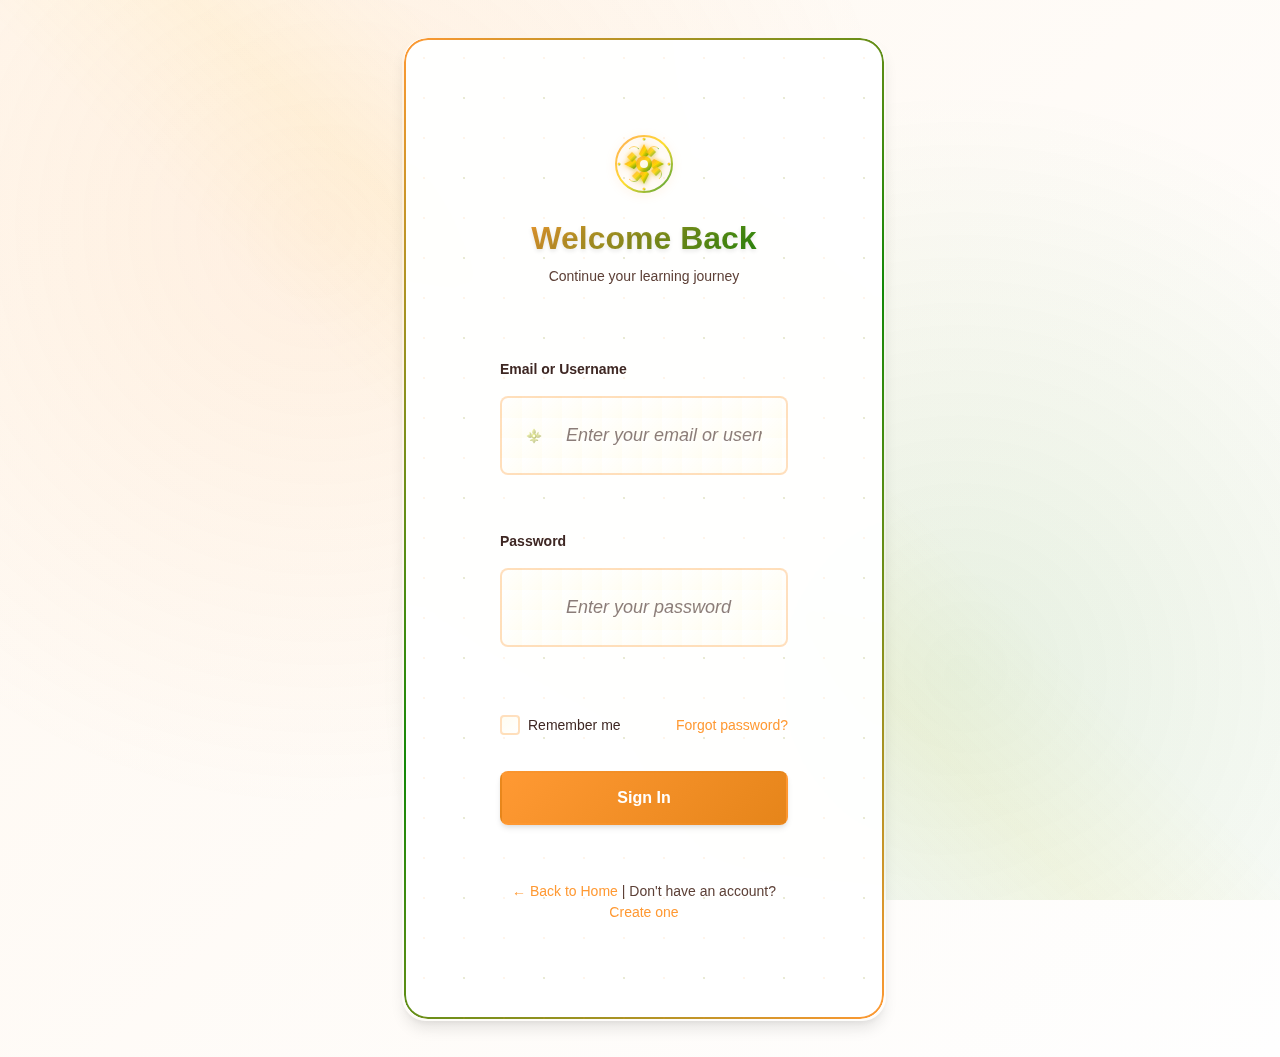
<file: signin.html>
<!DOCTYPE html>
<html lang="en">
<head>
    <meta charset="UTF-8">
    <meta name="viewport" content="width=device-width, initial-scale=1.0, minimum-scale=1.0, maximum-scale=5.0, user-scalable=yes">
    <meta name="description" content="Login to Brahmastra - AI-powered personalized learning platform inspired by Mahabharata wisdom">
    <meta name="keywords" content="login, authentication, learning, Mahabharata, Brahmastra">
    <meta name="author" content="Brahmastra Platform">
    
    <!-- Accessibility and SEO -->
    <meta name="robots" content="noindex, nofollow">
    <meta name="theme-color" content="#FF9933">
    
    <title>Login - Brahmastra Learning Platform</title>
    
    <!-- Stylesheets -->
    <link rel="stylesheet" href="css/styles.css">
    <link rel="stylesheet" href="css/theme.css">
    
    <!-- Preload critical resources -->
    <link rel="preload" href="assets/fonts/" as="font" type="font/woff2" crossorigin>
</head>
<body>
    <main class="auth-container" role="main">
        <div class="auth-card">
            <!-- Logo and Header -->
            <header class="auth-header">
                <img src="assets/images/brahmastra-logo.svg" alt="Brahmastra Platform Logo" class="logo">
                <h1 class="auth-title">Welcome Back</h1>
                <p class="auth-subtitle">Continue your learning journey</p>
            </header>

            <!-- Login Form -->
            <form class="auth-form" id="loginForm" novalidate>
                <div class="form-group">
                    <label for="email" class="form-label">Email or Username</label>
                    <div class="input-wrapper">
                        <img src="assets/images/lotus-icon.svg" alt="" class="input-icon" aria-hidden="true">
                        <input 
                            type="email" 
                            id="email" 
                            name="email" 
                            class="form-input" 
                            required 
                            autocomplete="email"
                            aria-describedby="email-error"
                            placeholder="Enter your email or username"
                        >
                    </div>
                    <div id="email-error" class="error-message" role="alert" aria-live="polite"></div>
                </div>

                <div class="form-group">
                    <label for="password" class="form-label">Password</label>
                    <div class="input-wrapper">
                        <input 
                            type="password" 
                            id="password" 
                            name="password" 
                            class="form-input" 
                            required 
                            autocomplete="current-password"
                            aria-describedby="password-error"
                            placeholder="Enter your password"
                        >
                        <button type="button" class="password-toggle" aria-label="Show password">
                            <span class="sr-only">Show password</span>
                        </button>
                    </div>
                    <div id="password-error" class="error-message" role="alert" aria-live="polite"></div>
                </div>

                <div class="form-options">
                    <div class="checkbox-group">
                        <input type="checkbox" id="rememberMe" name="rememberMe" class="form-checkbox">
                        <label for="rememberMe" class="checkbox-label">Remember me</label>
                    </div>
                    <a href="#" class="forgot-password-link">Forgot password?</a>
                </div>

                <button type="submit" class="auth-button primary">
                    <span class="button-text">Sign In</span>
                </button>

                <div class="auth-footer">
                    <p class="auth-switch">
                        <a href="index.html" class="auth-link">← Back to Home</a> | 
                        Don't have an account? 
                        <a href="signup.html" class="auth-link">Create one</a>
                    </p>
                </div>
            </form>
        </div>
    </main>

    <!-- Screen reader only content -->
    <div class="sr-only">
        <h2>Login Form</h2>
        <p>Please enter your credentials to access your Brahmastra learning account.</p>
    </div>
</body>
</html>
</file>
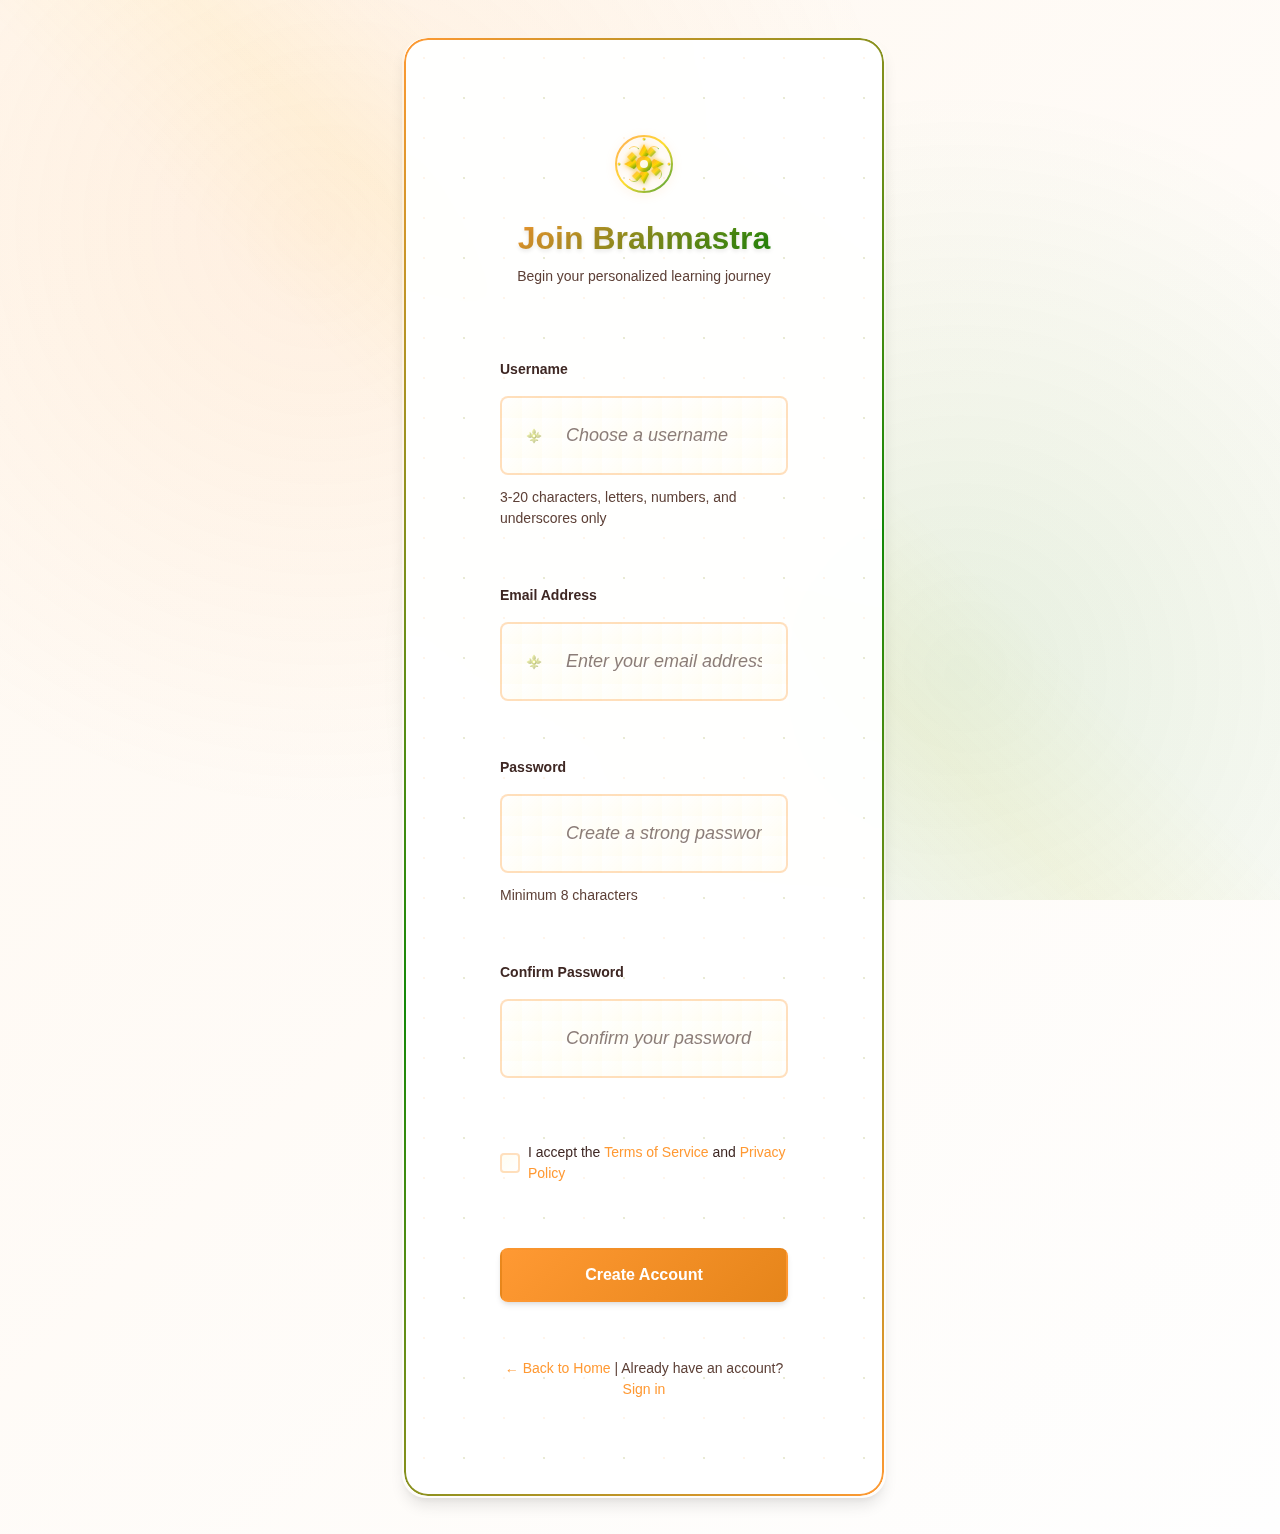
<file: signup.html>
<!DOCTYPE html>
<html lang="en">
<head>
    <meta charset="UTF-8">
    <meta name="viewport" content="width=device-width, initial-scale=1.0, minimum-scale=1.0, maximum-scale=5.0, user-scalable=yes">
    <meta name="description" content="Create your Brahmastra account - Join the AI-powered personalized learning platform inspired by Mahabharata wisdom">
    <meta name="keywords" content="signup, registration, account, learning, Mahabharata, Brahmastra">
    <meta name="author" content="Brahmastra Platform">
    
    <!-- Accessibility and SEO -->
    <meta name="robots" content="noindex, nofollow">
    <meta name="theme-color" content="#FF9933">
    
    <title>Sign Up - Brahmastra Learning Platform</title>
    
    <!-- Stylesheets -->
    <link rel="stylesheet" href="css/styles.css">
    <link rel="stylesheet" href="css/theme.css">
    
    <!-- Preload critical resources -->
    <link rel="preload" href="assets/fonts/" as="font" type="font/woff2" crossorigin>
</head>
<body>
    <main class="auth-container" role="main">
        <div class="auth-card">
            <!-- Logo and Header -->
            <header class="auth-header">
                <img src="assets/images/brahmastra-logo.svg" alt="Brahmastra Platform Logo" class="logo">
                <h1 class="auth-title">Join Brahmastra</h1>
                <p class="auth-subtitle">Begin your personalized learning journey</p>
            </header>

            <!-- Signup Form -->
            <form class="auth-form" id="signupForm" novalidate>
                <div class="form-group">
                    <label for="username" class="form-label">Username</label>
                    <div class="input-wrapper">
                        <img src="assets/images/lotus-icon.svg" alt="" class="input-icon" aria-hidden="true">
                        <input 
                            type="text" 
                            id="username" 
                            name="username" 
                            class="form-input" 
                            required 
                            autocomplete="username"
                            aria-describedby="username-error username-help"
                            placeholder="Choose a username"
                            minlength="3"
                            maxlength="20"
                            pattern="[a-zA-Z0-9_]+"
                        >
                    </div>
                    <div id="username-help" class="form-help">3-20 characters, letters, numbers, and underscores only</div>
                    <div id="username-error" class="error-message" role="alert" aria-live="polite"></div>
                </div>

                <div class="form-group">
                    <label for="email" class="form-label">Email Address</label>
                    <div class="input-wrapper">
                        <img src="assets/images/lotus-icon.svg" alt="" class="input-icon" aria-hidden="true">
                        <input 
                            type="email" 
                            id="email" 
                            name="email" 
                            class="form-input" 
                            required 
                            autocomplete="email"
                            aria-describedby="email-error"
                            placeholder="Enter your email address"
                        >
                    </div>
                    <div id="email-error" class="error-message" role="alert" aria-live="polite"></div>
                </div>

                <div class="form-group">
                    <label for="password" class="form-label">Password</label>
                    <div class="input-wrapper">
                        <input 
                            type="password" 
                            id="password" 
                            name="password" 
                            class="form-input" 
                            required 
                            autocomplete="new-password"
                            aria-describedby="password-error password-help"
                            placeholder="Create a strong password"
                            minlength="8"
                        >
                        <button type="button" class="password-toggle" aria-label="Show password">
                            <span class="sr-only">Show password</span>
                        </button>
                    </div>
                    <div id="password-help" class="form-help">Minimum 8 characters</div>
                    <div id="password-error" class="error-message" role="alert" aria-live="polite"></div>
                </div>

                <div class="form-group">
                    <label for="confirmPassword" class="form-label">Confirm Password</label>
                    <div class="input-wrapper">
                        <input 
                            type="password" 
                            id="confirmPassword" 
                            name="confirmPassword" 
                            class="form-input" 
                            required 
                            autocomplete="new-password"
                            aria-describedby="confirmPassword-error"
                            placeholder="Confirm your password"
                        >
                        <button type="button" class="password-toggle" aria-label="Show password">
                            <span class="sr-only">Show password</span>
                        </button>
                    </div>
                    <div id="confirmPassword-error" class="error-message" role="alert" aria-live="polite"></div>
                </div>

                <div class="form-group">
                    <div class="checkbox-group">
                        <input type="checkbox" id="acceptTerms" name="acceptTerms" class="form-checkbox" required>
                        <label for="acceptTerms" class="checkbox-label">
                            I accept the <a href="#" class="terms-link">Terms of Service</a> and 
                            <a href="#" class="terms-link">Privacy Policy</a>
                        </label>
                    </div>
                    <div id="acceptTerms-error" class="error-message" role="alert" aria-live="polite"></div>
                </div>

                <button type="submit" class="auth-button primary">
                    <span class="button-text">Create Account</span>
                </button>

                <div class="auth-footer">
                    <p class="auth-switch">
                        <a href="index.html" class="auth-link">← Back to Home</a> | 
                        Already have an account? 
                        <a href="signin.html" class="auth-link">Sign in</a>
                    </p>
                </div>
            </form>
        </div>
    </main>

    <!-- Screen reader only content -->
    <div class="sr-only">
        <h2>Registration Form</h2>
        <p>Please fill out the form below to create your Brahmastra learning account.</p>
    </div>
</body>
</html>
</file>
<file: css/theme.css>
/* Mahabharata Theme Styles - Brahmastra Authentication System */

/* Mahabharata Color Palette - Traditional Indian Colors */
:root {
    /* Primary Colors - Inspired by Traditional Indian Art */
    --saffron: #FF9933;           /* Knowledge and sacrifice */
    --saffron-light: #FFB366;
    --saffron-dark: #E6851A;
    --saffron-muted: rgba(255, 153, 51, 0.8);
    
    --white: #FFFFFF;             /* Purity and peace */
    --off-white: #FEFEFE;
    --cream: #FFF8F0;
    --ivory: #FFFFF0;
    
    --green: #138808;             /* Prosperity and growth */
    --green-light: #4CAF50;
    --green-dark: #0F6B06;
    --green-muted: rgba(19, 136, 8, 0.8);
    
    --brown: #3E2723;             /* Earth and stability */
    --brown-light: #5D4037;
    --brown-dark: #2E1A16;
    --brown-medium: #4A2C2A;
    
    /* Semantic Colors */
    --sindoor-red: #D32F2F;       /* Warning and alertness */
    --sindoor-light: #F44336;
    --forest-green: #388E3C;      /* Achievement and success */
    --golden-yellow: #FFD700;     /* Divine light and wisdom */
    --lotus-pink: #F8BBD9;        /* Purity and enlightenment */
    
    /* Extended Spacing Scale */
    --spacing-xs: 0.25rem;        /* 4px */
    --spacing-sm: 0.5rem;         /* 8px */
    --spacing-md: 1rem;           /* 16px */
    --spacing-lg: 1.5rem;         /* 24px */
    --spacing-xl: 2rem;           /* 32px */
    --spacing-2xl: 3rem;          /* 48px */
    --spacing-3xl: 4rem;          /* 64px */
    --spacing-4xl: 6rem;          /* 96px */
    
    /* Typography Scale - Traditional Indian Proportions */
    --font-size-xs: 0.75rem;      /* 12px */
    --font-size-sm: 0.875rem;     /* 14px */
    --font-size-base: 1rem;       /* 16px */
    --font-size-lg: 1.125rem;     /* 18px */
    --font-size-xl: 1.25rem;      /* 20px */
    --font-size-2xl: 1.5rem;      /* 24px */
    --font-size-3xl: 2rem;        /* 32px */
    --font-size-4xl: 2.5rem;      /* 40px */
    --font-size-5xl: 3rem;        /* 48px */
    
    /* Font Weights */
    --font-weight-light: 300;
    --font-weight-normal: 400;
    --font-weight-medium: 500;
    --font-weight-semibold: 600;
    --font-weight-bold: 700;
    --font-weight-extrabold: 800;
    
    /* Line Heights */
    --line-height-tight: 1.25;
    --line-height-snug: 1.375;
    --line-height-normal: 1.5;
    --line-height-relaxed: 1.625;
    --line-height-loose: 2;
    
    /* Theme Color Assignments */
    --accent-primary: var(--saffron);
    --accent-hover: var(--saffron-dark);
    --accent-light: var(--saffron-light);
    
    /* Background Colors */
    --bg-primary: linear-gradient(135deg, var(--cream) 0%, var(--off-white) 100%);
    --card-bg: rgba(255, 255, 255, 0.95);
    --input-bg: var(--white);
    --input-bg-focus: var(--cream);
    
    /* Text Colors */
    --text-primary: var(--brown);
    --text-secondary: var(--brown-light);
    --text-placeholder: rgba(62, 39, 35, 0.6);
    --text-error: var(--sindoor-red);
    
    /* Border Colors */
    --border-primary: rgba(255, 153, 51, 0.3);
    --border-accent: var(--saffron);
    --border-focus: var(--saffron);
    --border-error: var(--sindoor-red);
    
    /* Button Colors */
    --button-primary-bg: linear-gradient(135deg, var(--saffron) 0%, var(--saffron-dark) 100%);
    --button-primary-hover: linear-gradient(135deg, var(--saffron-light) 0%, var(--saffron) 100%);
    --button-primary-text: var(--white);
    
    /* Focus Ring */
    --focus-ring: rgba(255, 153, 51, 0.3);
}

/* Background Pattern */
body {
    background: var(--bg-primary);
    position: relative;
}

body::before {
    content: '';
    position: fixed;
    top: 0;
    left: 0;
    width: 100%;
    height: 100%;
    background-image: 
        radial-gradient(circle at 25% 25%, rgba(255, 153, 51, 0.1) 0%, transparent 50%),
        radial-gradient(circle at 75% 75%, rgba(19, 136, 8, 0.1) 0%, transparent 50%),
        linear-gradient(45deg, transparent 40%, rgba(255, 215, 0, 0.05) 50%, transparent 60%);
    pointer-events: none;
    z-index: -1;
}

/* Authentication Card Enhancements */
.auth-card {
    position: relative;
    background: var(--card-bg);
    backdrop-filter: blur(20px);
    border: 2px solid transparent;
    background-clip: padding-box;
}

.auth-card::before {
    content: '';
    position: absolute;
    top: 0;
    left: 0;
    right: 0;
    bottom: 0;
    border-radius: inherit;
    padding: 2px;
    background: linear-gradient(135deg, var(--saffron), var(--green), var(--saffron));
    mask: linear-gradient(#fff 0 0) content-box, linear-gradient(#fff 0 0);
    mask-composite: exclude;
    -webkit-mask-composite: xor;
    z-index: -1;
}

/* Traditional Pattern Overlay */
.auth-card::after {
    content: '';
    position: absolute;
    top: 0;
    left: 0;
    right: 0;
    bottom: 0;
    background-image: 
        radial-gradient(circle at 20px 20px, rgba(255, 153, 51, 0.1) 1px, transparent 1px),
        radial-gradient(circle at 60px 60px, rgba(19, 136, 8, 0.1) 1px, transparent 1px);
    background-size: 40px 40px, 80px 80px;
    border-radius: inherit;
    pointer-events: none;
    z-index: 0;
}

/* Ensure content is above the pattern */
.auth-header,
.auth-form,
.auth-footer {
    position: relative;
    z-index: 1;
}

/* Logo Styling */
.logo {
    filter: drop-shadow(0 2px 4px rgba(255, 153, 51, 0.3));
    transition: transform var(--transition-normal);
}

.logo:hover {
    transform: scale(1.05);
}

/* Typography Enhancements */
.auth-title {
    background: linear-gradient(135deg, var(--saffron), var(--green));
    -webkit-background-clip: text;
    -webkit-text-fill-color: transparent;
    background-clip: text;
    text-shadow: 0 2px 4px rgba(0, 0, 0, 0.1);
}

/* Form Input Enhancements - Traditional Indian Aesthetics */
.form-input {
    border: 2px solid var(--border-primary);
    background: var(--input-bg);
    transition: all var(--transition-normal);
    position: relative;
    
    /* Traditional golden accent styling */
    background-image: linear-gradient(135deg, transparent 0%, rgba(255, 215, 0, 0.05) 100%);
    
    /* Subtle traditional pattern */
    background-size: 20px 20px;
    background-position: 0 0, 10px 10px;
}

.form-input::before {
    content: '';
    position: absolute;
    top: 0;
    left: 0;
    right: 0;
    bottom: 0;
    border-radius: inherit;
    background: linear-gradient(45deg, var(--golden-yellow), var(--saffron));
    opacity: 0;
    transition: opacity var(--transition-normal);
    z-index: -1;
}

.form-input:focus {
    border-color: var(--border-focus);
    box-shadow: 
        0 0 0 3px var(--focus-ring),
        0 4px 12px rgba(255, 153, 51, 0.15),
        inset 0 1px 3px rgba(255, 215, 0, 0.2);
    background: var(--input-bg-focus);
    
    /* Golden glow effect on focus */
    background-image: 
        linear-gradient(135deg, rgba(255, 215, 0, 0.1) 0%, rgba(255, 153, 51, 0.1) 100%),
        radial-gradient(circle at center, rgba(255, 215, 0, 0.05) 0%, transparent 70%);
}

.form-input:hover:not(:focus) {
    border-color: var(--saffron-light);
    background-image: linear-gradient(135deg, rgba(255, 215, 0, 0.08) 0%, rgba(255, 153, 51, 0.08) 100%);
    transform: translateY(-1px);
    box-shadow: 0 2px 8px rgba(255, 153, 51, 0.1);
}

/* Enhanced placeholder styling */
.form-input::placeholder {
    color: var(--text-placeholder);
    font-style: italic;
    transition: all var(--transition-fast);
}

.form-input:focus::placeholder {
    color: var(--saffron-muted);
    transform: translateX(4px);
}

/* Input Icons - Traditional Indian styling */
.input-icon {
    filter: sepia(1) saturate(2) hue-rotate(25deg) brightness(1.2);
    opacity: 0.7;
    transition: all var(--transition-normal);
    
    /* Golden tint for traditional look */
    color: var(--saffron);
}

.form-input:focus + .input-icon,
.input-wrapper:hover .input-icon {
    opacity: 1;
    transform: scale(1.1) rotate(5deg);
    filter: sepia(1) saturate(3) hue-rotate(25deg) brightness(1.4);
    
    /* Golden glow effect */
    text-shadow: 0 0 8px rgba(255, 215, 0, 0.6);
}

/* Form Labels - Traditional styling */
.form-label {
    color: var(--text-primary);
    font-weight: var(--font-weight-semibold);
    position: relative;
    transition: all var(--transition-normal);
}

.form-label::after {
    content: '';
    position: absolute;
    bottom: -2px;
    left: 0;
    width: 0;
    height: 2px;
    background: linear-gradient(90deg, var(--saffron), var(--golden-yellow));
    transition: width var(--transition-normal);
}

.form-group:focus-within .form-label::after {
    width: 100%;
}

.form-group:focus-within .form-label {
    color: var(--saffron);
    transform: translateX(2px);
}

/* Checkbox Styling - Traditional Indian Design */
.form-checkbox {
    appearance: none;
    -webkit-appearance: none;
    background: var(--input-bg);
    border: 2px solid var(--border-primary);
    position: relative;
    border-radius: var(--radius-sm);
    transition: all var(--transition-normal);
    
    /* Traditional golden accent */
    background-image: linear-gradient(135deg, rgba(255, 215, 0, 0.05) 0%, transparent 100%);
}

.form-checkbox:hover {
    border-color: var(--saffron-light);
    background-image: linear-gradient(135deg, rgba(255, 215, 0, 0.1) 0%, rgba(255, 153, 51, 0.1) 100%);
    transform: scale(1.05);
}

.form-checkbox:checked {
    background: linear-gradient(135deg, var(--saffron) 0%, var(--golden-yellow) 100%);
    border-color: var(--saffron);
    box-shadow: 
        0 0 0 3px rgba(255, 153, 51, 0.3),
        inset 0 1px 3px rgba(0, 0, 0, 0.2);
}

.form-checkbox:checked::after {
    content: '✓';
    position: absolute;
    top: 50%;
    left: 50%;
    transform: translate(-50%, -50%) scale(0);
    color: var(--white);
    font-size: 12px;
    font-weight: bold;
    text-shadow: 0 1px 2px rgba(0, 0, 0, 0.3);
    animation: checkmarkAppear 0.3s ease-out forwards;
}

@keyframes checkmarkAppear {
    0% {
        transform: translate(-50%, -50%) scale(0) rotate(-45deg);
        opacity: 0;
    }
    50% {
        transform: translate(-50%, -50%) scale(1.2) rotate(0deg);
        opacity: 1;
    }
    100% {
        transform: translate(-50%, -50%) scale(1) rotate(0deg);
        opacity: 1;
    }
}

/* Checkbox Label Enhancement */
.checkbox-label {
    transition: all var(--transition-fast);
    cursor: pointer;
}

.checkbox-label:hover {
    color: var(--saffron);
    transform: translateX(2px);
}

/* Button Enhancements */
.auth-button.primary {
    background: var(--button-primary-bg);
    border: 2px solid transparent;
    position: relative;
    overflow: hidden;
}

.auth-button.primary::before {
    content: '';
    position: absolute;
    top: 0;
    left: -100%;
    width: 100%;
    height: 100%;
    background: linear-gradient(90deg, transparent, rgba(255, 255, 255, 0.3), transparent);
    transition: left var(--transition-slow);
}

.auth-button.primary:hover::before {
    left: 100%;
}

.auth-button.primary:hover {
    background: var(--button-primary-hover);
    transform: translateY(-2px);
    box-shadow: 
        0 8px 25px rgba(255, 153, 51, 0.3),
        0 4px 12px rgba(0, 0, 0, 0.15);
}

/* Link Styling */
.forgot-password-link,
.terms-link,
.auth-link {
    color: var(--accent-primary);
    position: relative;
    text-decoration: none;
}

.forgot-password-link::after,
.terms-link::after,
.auth-link::after {
    content: '';
    position: absolute;
    bottom: -2px;
    left: 0;
    width: 0;
    height: 2px;
    background: linear-gradient(90deg, var(--saffron), var(--green));
    transition: width var(--transition-normal);
}

.forgot-password-link:hover::after,
.terms-link:hover::after,
.auth-link:hover::after {
    width: 100%;
}

/* Error State Styling - Traditional Indian aesthetics */
.form-input:invalid:not(:placeholder-shown) {
    border-color: var(--border-error);
    box-shadow: 
        0 0 0 3px rgba(211, 47, 47, 0.2),
        inset 0 1px 3px rgba(211, 47, 47, 0.1);
    background-image: 
        linear-gradient(135deg, rgba(211, 47, 47, 0.05) 0%, transparent 100%),
        repeating-linear-gradient(45deg, transparent, transparent 2px, rgba(211, 47, 47, 0.05) 2px, rgba(211, 47, 47, 0.05) 4px);
    animation: errorShake 0.4s ease-in-out;
}

@keyframes errorShake {
    0%, 100% { transform: translateX(0); }
    25% { transform: translateX(-2px); }
    75% { transform: translateX(2px); }
}

.error-message:not(:empty) {
    color: var(--text-error);
    font-weight: var(--font-weight-medium);
    position: relative;
    padding-left: var(--spacing-lg);
}

.error-message:not(:empty)::before {
    content: '⚠';
    position: absolute;
    left: 0;
    top: 0;
    color: var(--sindoor-red);
    font-size: var(--font-size-sm);
}

/* Success State - Traditional green with golden accents */
.form-input.success {
    border-color: var(--forest-green);
    box-shadow: 
        0 0 0 3px rgba(56, 142, 60, 0.2),
        inset 0 1px 3px rgba(56, 142, 60, 0.1);
    background-image: 
        linear-gradient(135deg, rgba(56, 142, 60, 0.05) 0%, rgba(255, 215, 0, 0.05) 100%);
}

.success-message:not(:empty) {
    color: var(--forest-green);
    font-weight: var(--font-weight-medium);
    position: relative;
    padding-left: var(--spacing-lg);
}

.success-message:not(:empty)::before {
    content: '✓';
    position: absolute;
    left: 0;
    top: 0;
    color: var(--forest-green);
    font-size: var(--font-size-sm);
    font-weight: bold;
}

/* Password Toggle Button Enhancement */
.password-toggle {
    transition: all var(--transition-fast);
    border-radius: var(--radius-sm);
    color: var(--saffron-muted);
}

.password-toggle:hover {
    color: var(--saffron);
    background: rgba(255, 153, 51, 0.1);
    transform: scale(1.1);
}

.password-toggle:focus {
    outline: 2px solid var(--border-focus);
    outline-offset: 2px;
    background: rgba(255, 153, 51, 0.15);
}

/* Animation for form appearance */
@keyframes slideInUp {
    from {
        opacity: 0;
        transform: translateY(30px);
    }
    to {
        opacity: 1;
        transform: translateY(0);
    }
}

.auth-card {
    animation: slideInUp 0.6s ease-out;
}

/* Stagger animation for form elements */
.form-group {
    animation: slideInUp 0.4s ease-out backwards;
}

.form-group:nth-child(1) { animation-delay: 0.1s; }
.form-group:nth-child(2) { animation-delay: 0.2s; }
.form-group:nth-child(3) { animation-delay: 0.3s; }
.form-group:nth-child(4) { animation-delay: 0.4s; }
.form-group:nth-child(5) { animation-delay: 0.5s; }

.auth-button {
    animation: slideInUp 0.4s ease-out 0.6s backwards;
}

.auth-footer {
    animation: slideInUp 0.4s ease-out 0.7s backwards;
}

/* Dark mode support (for future implementation) */
@media (prefers-color-scheme: dark) {
    :root {
        --bg-primary: linear-gradient(135deg, #1a1a1a 0%, #2d2d2d 100%);
        --card-bg: rgba(30, 30, 30, 0.95);
        --input-bg: #2d2d2d;
        --input-bg-focus: #3a3a3a;
        --text-primary: #e0e0e0;
        --text-secondary: #b0b0b0;
        --text-placeholder: rgba(224, 224, 224, 0.6);
        --border-primary: rgba(255, 153, 51, 0.4);
    }
}

/* High contrast mode adjustments */
@media (prefers-contrast: high) {
    .auth-card::before {
        background: var(--saffron);
    }
    
    .form-input {
        border-width: 3px;
    }
    
    .auth-button.primary {
        border: 3px solid var(--brown);
    }
}

/* Reduced motion preferences */
@media (prefers-reduced-motion: reduce) {
    .auth-card,
    .form-group,
    .auth-button,
    .auth-footer {
        animation: none;
    }
    
    .auth-button.primary::before {
        display: none;
    }
    
    .logo {
        transition: none;
    }
}
</file>
<file: css/styles.css>
/* Main Stylesheet - Brahmastra Authentication System */

/* CSS Reset and Base Styles */
*,
*::before,
*::after {
    box-sizing: border-box;
    margin: 0;
    padding: 0;
}

/* CSS Custom Properties */
:root {
    /* Spacing Scale */
    --spacing-xs: 0.25rem;
    --spacing-sm: 0.5rem;
    --spacing-md: 1rem;
    --spacing-lg: 1.5rem;
    --spacing-xl: 2rem;
    --spacing-2xl: 3rem;
    
    /* Typography Scale */
    --font-size-sm: 0.875rem;
    --font-size-base: 1rem;
    --font-size-lg: 1.125rem;
    --font-size-xl: 1.25rem;
    --font-size-2xl: 1.5rem;
    --font-size-3xl: 2rem;
    
    /* Line Heights */
    --line-height-tight: 1.25;
    --line-height-normal: 1.5;
    --line-height-relaxed: 1.75;
    
    /* Border Radius */
    --radius-sm: 0.25rem;
    --radius-md: 0.5rem;
    --radius-lg: 0.75rem;
    --radius-xl: 1rem;
    
    /* Shadows */
    --shadow-sm: 0 1px 2px 0 rgba(0, 0, 0, 0.05);
    --shadow-md: 0 4px 6px -1px rgba(0, 0, 0, 0.1), 0 2px 4px -1px rgba(0, 0, 0, 0.06);
    --shadow-lg: 0 10px 15px -3px rgba(0, 0, 0, 0.1), 0 4px 6px -2px rgba(0, 0, 0, 0.05);
    
    /* Transitions */
    --transition-fast: 150ms ease-in-out;
    --transition-normal: 250ms ease-in-out;
    --transition-slow: 350ms ease-in-out;
}

/* Base Typography */
html {
    font-size: 16px;
    scroll-behavior: smooth;
}

body {
    font-family: -apple-system, BlinkMacSystemFont, 'Segoe UI', Roboto, Oxygen, Ubuntu, Cantarell, sans-serif;
    font-size: var(--font-size-base);
    line-height: var(--line-height-normal);
    color: var(--text-primary);
    background: var(--bg-primary);
    min-height: 100vh;
    
    /* Mobile-first responsive layout using CSS Grid */
    display: grid;
    place-items: center;
    grid-template-rows: 1fr auto 1fr;
    grid-template-areas: 
        "header"
        "main"
        "footer";
    
    /* Mobile padding */
    padding: var(--spacing-sm);
    
    /* Ensure proper overflow handling */
    overflow-x: hidden;
}

/* Screen Reader Only Content */
.sr-only {
    position: absolute;
    width: 1px;
    height: 1px;
    padding: 0;
    margin: -1px;
    overflow: hidden;
    clip: rect(0, 0, 0, 0);
    white-space: nowrap;
    border: 0;
}

/* Mobile-specific optimizations */
@media (max-width: 479px) {
    /* Prevent horizontal scrolling on mobile */
    html, body {
        overflow-x: hidden;
        width: 100%;
    }
    
    /* Optimize viewport usage */
    body {
        padding: var(--spacing-xs);
        min-height: 100vh;
        min-height: 100dvh; /* Dynamic viewport height for mobile browsers */
    }
    
    /* Full-width container on mobile */
    .auth-container {
        width: 100%;
        max-width: none;
        margin: 0;
        padding: 0;
    }
    
    .auth-card {
        width: 100%;
        margin: 0;
        border-radius: var(--radius-md);
        box-shadow: var(--shadow-md); /* Lighter shadow on mobile */
    }
    
    /* Mobile-optimized form spacing */
    .auth-form {
        gap: var(--spacing-lg);
    }
    
    .form-group {
        gap: var(--spacing-sm);
    }
    
    /* Larger tap targets for mobile */
    .form-label {
        font-size: var(--font-size-base);
        margin-bottom: var(--spacing-sm);
        padding: var(--spacing-xs) 0;
    }
    
    /* Mobile-friendly input styling */
    .form-input {
        border-radius: var(--radius-md);
        border-width: 2px;
        transition: all var(--transition-fast); /* Faster transitions on mobile */
    }
    
    .form-input:focus {
        transform: none; /* Remove transform on mobile to prevent layout shifts */
    }
    
    /* Mobile-optimized error messages */
    .error-message {
        font-size: var(--font-size-sm);
        line-height: var(--line-height-normal);
        margin-top: var(--spacing-sm);
    }
    
    /* Mobile button optimizations */
    .auth-button {
        border-radius: var(--radius-md);
        font-weight: var(--font-weight-semibold);
        letter-spacing: 0.025em;
    }
    
    .auth-button:active {
        transform: scale(0.98); /* Subtle press feedback */
    }
    
    /* Mobile link styling */
    .forgot-password-link,
    .terms-link,
    .auth-link {
        padding: var(--spacing-xs) var(--spacing-sm);
        border-radius: var(--radius-sm);
        min-height: 44px;
        display: inline-flex;
        align-items: center;
        justify-content: center;
    }
    
    /* Mobile checkbox improvements */
    .checkbox-group {
        gap: var(--spacing-md);
        padding: var(--spacing-sm);
        border-radius: var(--radius-sm);
        transition: background-color var(--transition-fast);
    }
    
    .checkbox-group:hover {
        background-color: rgba(255, 153, 51, 0.05);
    }
    
    .checkbox-label {
        font-size: var(--font-size-base);
        line-height: var(--line-height-normal);
        padding: var(--spacing-xs) 0;
    }
}

/* Authentication Container - Mobile-first responsive design */
.auth-container {
    grid-area: main;
    width: 100%;
    max-width: 320px; /* Mobile-first: start with mobile width */
    margin: 0 auto;
    
    /* Flexbox for internal layout */
    display: flex;
    flex-direction: column;
    justify-content: center;
    align-items: stretch;
}

.auth-card {
    background: var(--card-bg);
    border-radius: var(--radius-xl);
    box-shadow: var(--shadow-lg);
    padding: var(--spacing-lg); /* Mobile-first: smaller padding */
    border: 2px solid var(--border-accent);
    backdrop-filter: blur(10px);
    position: relative;
    overflow: hidden;
    
    /* Ensure card doesn't exceed viewport */
    width: 100%;
    min-height: fit-content;
    
    /* Flexbox for internal content */
    display: flex;
    flex-direction: column;
    gap: var(--spacing-lg);
}

/* Authentication Header */
.auth-header {
    text-align: center;
    margin-bottom: var(--spacing-2xl);
}

.logo {
    width: 60px;
    height: 60px;
    margin-bottom: var(--spacing-lg);
    display: block;
    margin-left: auto;
    margin-right: auto;
}

.auth-title {
    font-size: var(--font-size-2xl);
    font-weight: 700;
    color: var(--text-primary);
    margin-bottom: var(--spacing-sm);
    line-height: var(--line-height-tight);
}

.auth-subtitle {
    font-size: var(--font-size-base);
    color: var(--text-secondary);
    line-height: var(--line-height-normal);
}

/* Form Styles - Flexbox layout */
.auth-form {
    width: 100%;
    display: flex;
    flex-direction: column;
    gap: var(--spacing-lg);
}

.form-group {
    display: flex;
    flex-direction: column;
    gap: var(--spacing-sm);
}

.form-label {
    display: block;
    font-size: var(--font-size-sm);
    font-weight: 600;
    color: var(--text-primary);
    margin-bottom: var(--spacing-sm);
    line-height: var(--line-height-normal);
}

.input-wrapper {
    position: relative;
    display: flex;
    align-items: center;
}

.form-input {
    width: 100%;
    padding: var(--spacing-md);
    padding-left: var(--spacing-2xl);
    border: 2px solid var(--border-primary);
    border-radius: var(--radius-md);
    font-size: var(--font-size-base);
    line-height: var(--line-height-normal);
    background-color: var(--input-bg);
    color: var(--text-primary);
    transition: all var(--transition-normal);
}

.form-input:focus {
    outline: none;
    border-color: var(--border-focus);
    box-shadow: 0 0 0 3px var(--focus-ring);
    background-color: var(--input-bg-focus);
}

.form-input:invalid:not(:placeholder-shown) {
    border-color: var(--border-error);
}

.form-input::placeholder {
    color: var(--text-placeholder);
}

.input-icon {
    position: absolute;
    left: var(--spacing-md);
    width: 16px;
    height: 16px;
    opacity: 0.6;
    pointer-events: none;
    z-index: 1;
}

.password-toggle {
    position: absolute;
    right: var(--spacing-md);
    background: none;
    border: none;
    cursor: pointer;
    padding: var(--spacing-xs);
    color: var(--text-secondary);
    transition: color var(--transition-fast);
}

.password-toggle:hover {
    color: var(--text-primary);
}

.password-toggle:focus {
    outline: 2px solid var(--border-focus);
    outline-offset: 2px;
    border-radius: var(--radius-sm);
}

/* Form Help and Error Messages */
.form-help {
    font-size: var(--font-size-sm);
    color: var(--text-secondary);
    margin-top: var(--spacing-xs);
    line-height: var(--line-height-normal);
}

.error-message {
    font-size: var(--font-size-sm);
    color: var(--text-error);
    margin-top: var(--spacing-xs);
    line-height: var(--line-height-normal);
    min-height: 1.25rem;
}

/* Form Options - Mobile-first flexbox */
.form-options {
    display: flex;
    flex-direction: column; /* Mobile-first: stack vertically */
    align-items: flex-start;
    gap: var(--spacing-md);
    width: 100%;
}

.checkbox-group {
    display: flex;
    align-items: center;
    gap: var(--spacing-sm);
    width: 100%;
}

.form-checkbox {
    width: 16px;
    height: 16px;
    border: 2px solid var(--border-primary);
    border-radius: var(--radius-sm);
    background-color: var(--input-bg);
    cursor: pointer;
    transition: all var(--transition-fast);
}

.form-checkbox:checked {
    background-color: var(--accent-primary);
    border-color: var(--accent-primary);
}

.form-checkbox:focus {
    outline: 2px solid var(--border-focus);
    outline-offset: 2px;
}

.checkbox-label {
    font-size: var(--font-size-sm);
    color: var(--text-primary);
    cursor: pointer;
    line-height: var(--line-height-normal);
}

.forgot-password-link,
.terms-link,
.auth-link {
    color: var(--accent-primary);
    text-decoration: none;
    font-size: var(--font-size-sm);
    font-weight: 500;
    transition: color var(--transition-fast);
}

.forgot-password-link:hover,
.terms-link:hover,
.auth-link:hover {
    color: var(--accent-hover);
    text-decoration: underline;
}

.forgot-password-link:focus,
.terms-link:focus,
.auth-link:focus {
    outline: 2px solid var(--border-focus);
    outline-offset: 2px;
    border-radius: var(--radius-sm);
}

/* Buttons */
.auth-button {
    width: 100%;
    padding: var(--spacing-md) var(--spacing-lg);
    border: none;
    border-radius: var(--radius-md);
    font-size: var(--font-size-base);
    font-weight: 600;
    cursor: pointer;
    transition: all var(--transition-normal);
    position: relative;
    overflow: hidden;
}

.auth-button.primary {
    background: var(--button-primary-bg);
    color: var(--button-primary-text);
    box-shadow: var(--shadow-md);
}

.auth-button.primary:hover {
    background: var(--button-primary-hover);
    transform: translateY(-1px);
    box-shadow: var(--shadow-lg);
}

.auth-button.primary:focus {
    outline: 2px solid var(--border-focus);
    outline-offset: 2px;
}

.auth-button.primary:active {
    transform: translateY(0);
}

.button-text {
    position: relative;
    z-index: 1;
}

/* Authentication Footer */
.auth-footer {
    text-align: center;
    margin-top: var(--spacing-xl);
}

.auth-switch {
    font-size: var(--font-size-sm);
    color: var(--text-secondary);
    line-height: var(--line-height-normal);
}

/* Responsive Design - Mobile-first approach */

/* Extra small mobile devices (320px and up) - Base styles optimized for smallest screens */
@media (min-width: 320px) {
    .auth-container {
        max-width: 100%;
        width: 100%;
        padding: var(--spacing-xs);
    }
    
    .auth-card {
        margin: var(--spacing-xs);
        padding: var(--spacing-md);
        min-height: auto;
        border-radius: var(--radius-md);
    }
    
    /* Optimize form elements for small screens */
    .form-input {
        padding: var(--spacing-sm) var(--spacing-md);
        padding-left: var(--spacing-xl);
        font-size: var(--font-size-base);
        min-height: 44px; /* Touch-friendly minimum height */
    }
    
    .input-icon {
        left: var(--spacing-sm);
        width: 16px;
        height: 16px;
    }
    
    .password-toggle {
        right: var(--spacing-sm);
        padding: var(--spacing-sm);
        min-width: 44px; /* Touch-friendly minimum width */
        min-height: 44px;
    }
    
    /* Touch-friendly buttons */
    .auth-button {
        min-height: 48px; /* Minimum touch target size */
        padding: var(--spacing-md) var(--spacing-lg);
        font-size: var(--font-size-base);
    }
    
    /* Touch-friendly checkboxes */
    .form-checkbox {
        width: 20px;
        height: 20px;
        min-width: 20px;
        min-height: 20px;
    }
    
    .checkbox-group {
        padding: var(--spacing-sm) 0;
        min-height: 44px;
        align-items: center;
    }
    
    /* Optimize typography for small screens */
    .auth-title {
        font-size: var(--font-size-xl);
        line-height: var(--line-height-tight);
        margin-bottom: var(--spacing-sm);
    }
    
    .auth-subtitle {
        font-size: var(--font-size-sm);
        line-height: var(--line-height-normal);
    }
    
    /* Stack form options vertically on very small screens */
    .form-options {
        flex-direction: column;
        align-items: flex-start;
        gap: var(--spacing-md);
    }
    
    .forgot-password-link {
        align-self: flex-end;
        margin-top: var(--spacing-xs);
    }
}

/* Small mobile devices (360px and up) - Slightly larger phones */
@media (min-width: 360px) {
    .auth-container {
        max-width: 340px;
        padding: var(--spacing-sm);
    }
    
    .auth-card {
        padding: var(--spacing-lg);
        border-radius: var(--radius-lg);
    }
    
    .form-input {
        padding: var(--spacing-md);
        padding-left: var(--spacing-2xl);
    }
    
    .input-icon {
        left: var(--spacing-md);
        width: 18px;
        height: 18px;
    }
}

/* Large mobile devices (375px and up) - iPhone and similar */
@media (min-width: 375px) {
    body {
        padding: var(--spacing-md);
    }
    
    .auth-container {
        max-width: 350px;
    }
    
    .auth-card {
        padding: var(--spacing-xl);
    }
    
    .auth-title {
        font-size: var(--font-size-2xl);
    }
    
    .form-input {
        padding: var(--spacing-md) var(--spacing-lg);
        padding-left: var(--spacing-2xl);
        font-size: var(--font-size-base);
    }
}

/* Extra large mobile devices (414px and up) - iPhone Plus, large Android phones */
@media (min-width: 414px) {
    .auth-container {
        max-width: 380px;
    }
    
    .auth-card {
        padding: var(--spacing-xl) var(--spacing-2xl);
    }
    
    /* Can start showing form options horizontally on larger phones */
    .form-options {
        flex-direction: row;
        justify-content: space-between;
        align-items: center;
    }
    
    .checkbox-group {
        width: auto;
    }
    
    .forgot-password-link {
        align-self: auto;
        margin-top: 0;
    }
}

/* Small tablets (480px and up) */
@media (min-width: 480px) {
    .auth-container {
        max-width: 400px;
    }
    
    .auth-card {
        padding: var(--spacing-2xl);
    }
    
    .form-input {
        padding: var(--spacing-lg);
        padding-left: var(--spacing-3xl);
        font-size: var(--font-size-lg);
    }
    
    .input-icon {
        left: var(--spacing-lg);
        width: 20px;
        height: 20px;
    }
}

/* Tablets (768px and up) */
@media (min-width: 768px) {
    body {
        padding: var(--spacing-lg);
        grid-template-rows: auto 1fr auto;
    }
    
    .auth-container {
        max-width: 450px;
    }
    
    .auth-card {
        padding: var(--spacing-3xl);
        border-radius: calc(var(--radius-xl) * 1.5);
    }
    
    .auth-title {
        font-size: var(--font-size-3xl);
    }
    
    .form-input {
        padding: var(--spacing-lg);
        padding-left: var(--spacing-3xl);
        font-size: var(--font-size-lg);
    }
    
    .input-icon {
        left: var(--spacing-lg);
        width: 20px;
        height: 20px;
    }
}

/* Desktop (1024px and up) */
@media (min-width: 1024px) {
    .auth-container {
        max-width: 500px;
    }
    
    .auth-card {
        padding: var(--spacing-4xl);
    }
    
    /* Enhanced hover effects for desktop */
    .form-input:hover:not(:focus) {
        transform: translateY(-1px);
        box-shadow: var(--shadow-md);
    }
    
    .auth-button.primary:hover {
        transform: translateY(-3px);
    }
}

/* Large desktop (1440px and up) */
@media (min-width: 1440px) {
    body {
        padding: var(--spacing-xl);
    }
    
    .auth-container {
        max-width: 550px;
    }
}

/* High Contrast Mode Support */
@media (prefers-contrast: high) {
    .form-input {
        border-width: 3px;
    }
    
    .auth-button.primary {
        border: 2px solid var(--text-primary);
    }
}

/* Reduced Motion Support */
@media (prefers-reduced-motion: reduce) {
    * {
        animation-duration: 0.01ms !important;
        animation-iteration-count: 1 !important;
        transition-duration: 0.01ms !important;
    }
}

/* Print Styles */
@media print {
    .auth-container {
        box-shadow: none;
        border: 1px solid #000;
    }
    
    .auth-button {
        border: 1px solid #000;
    }
}
</file>
